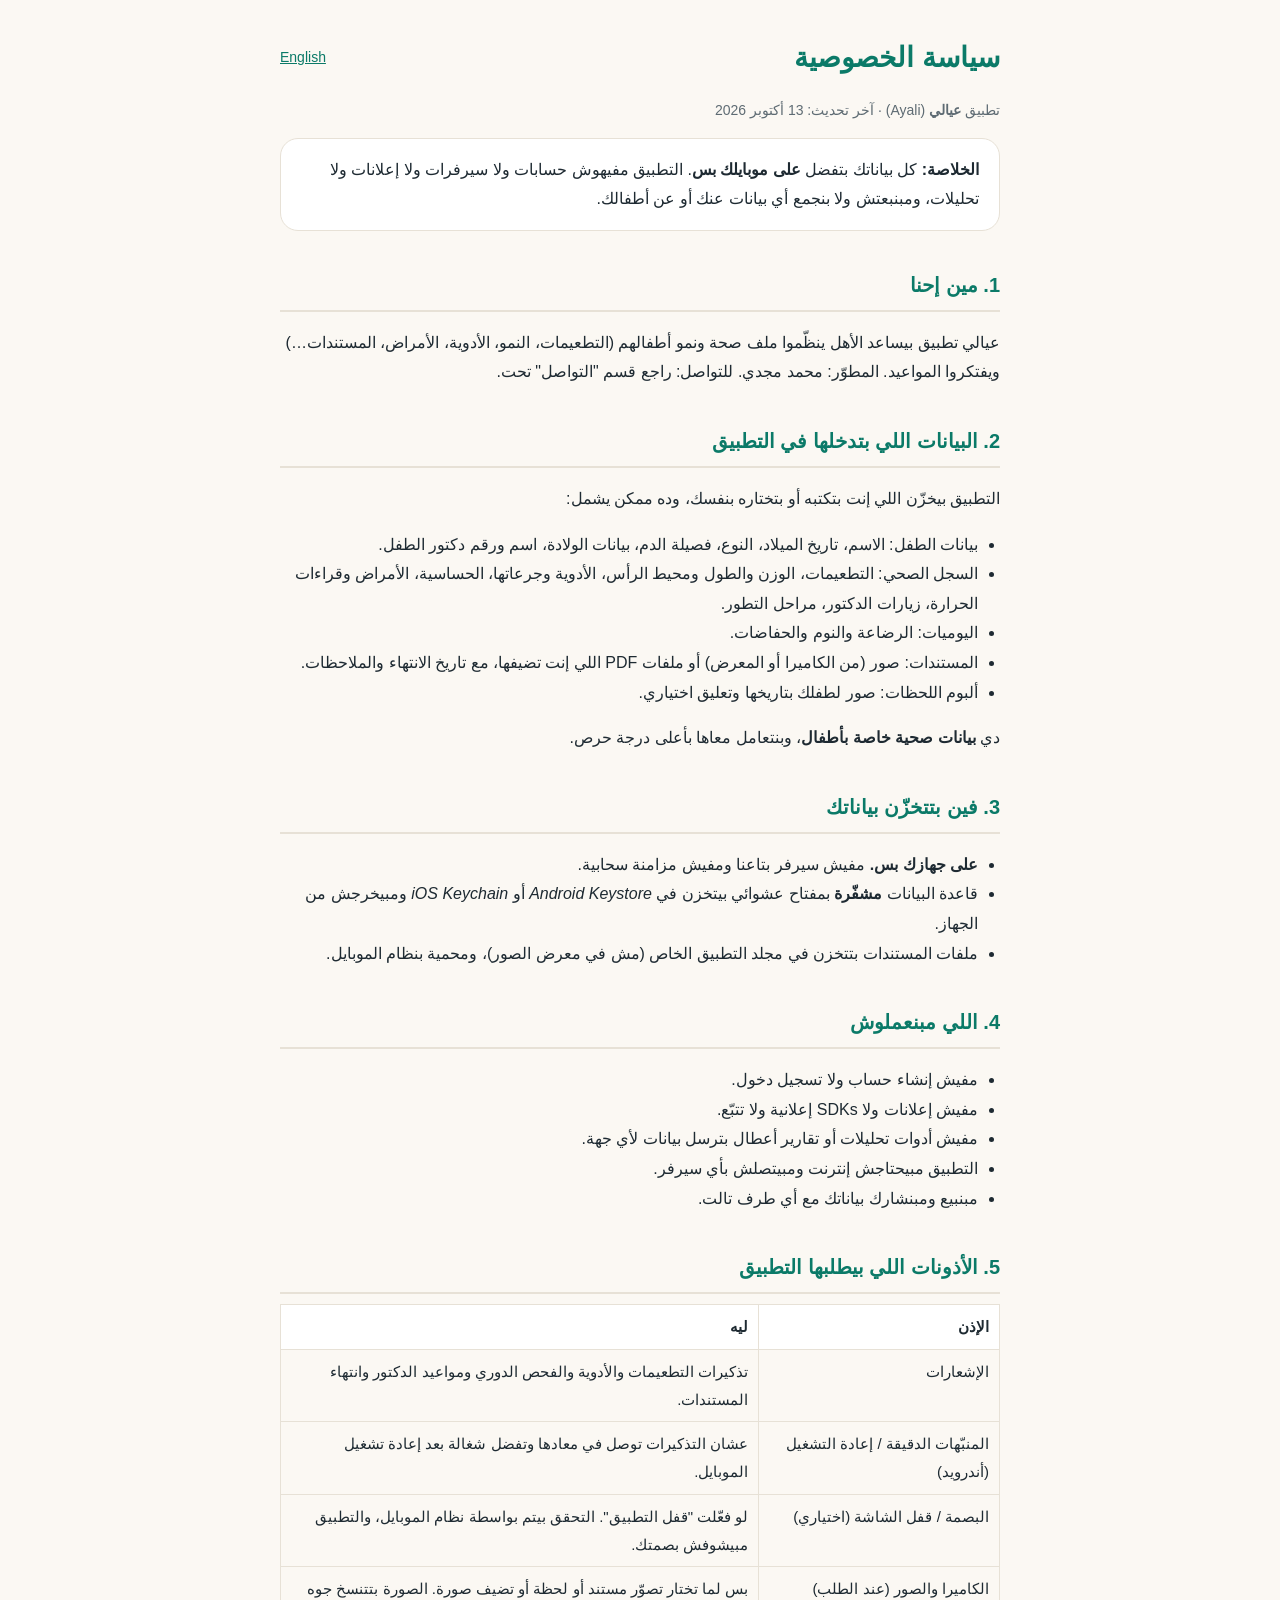
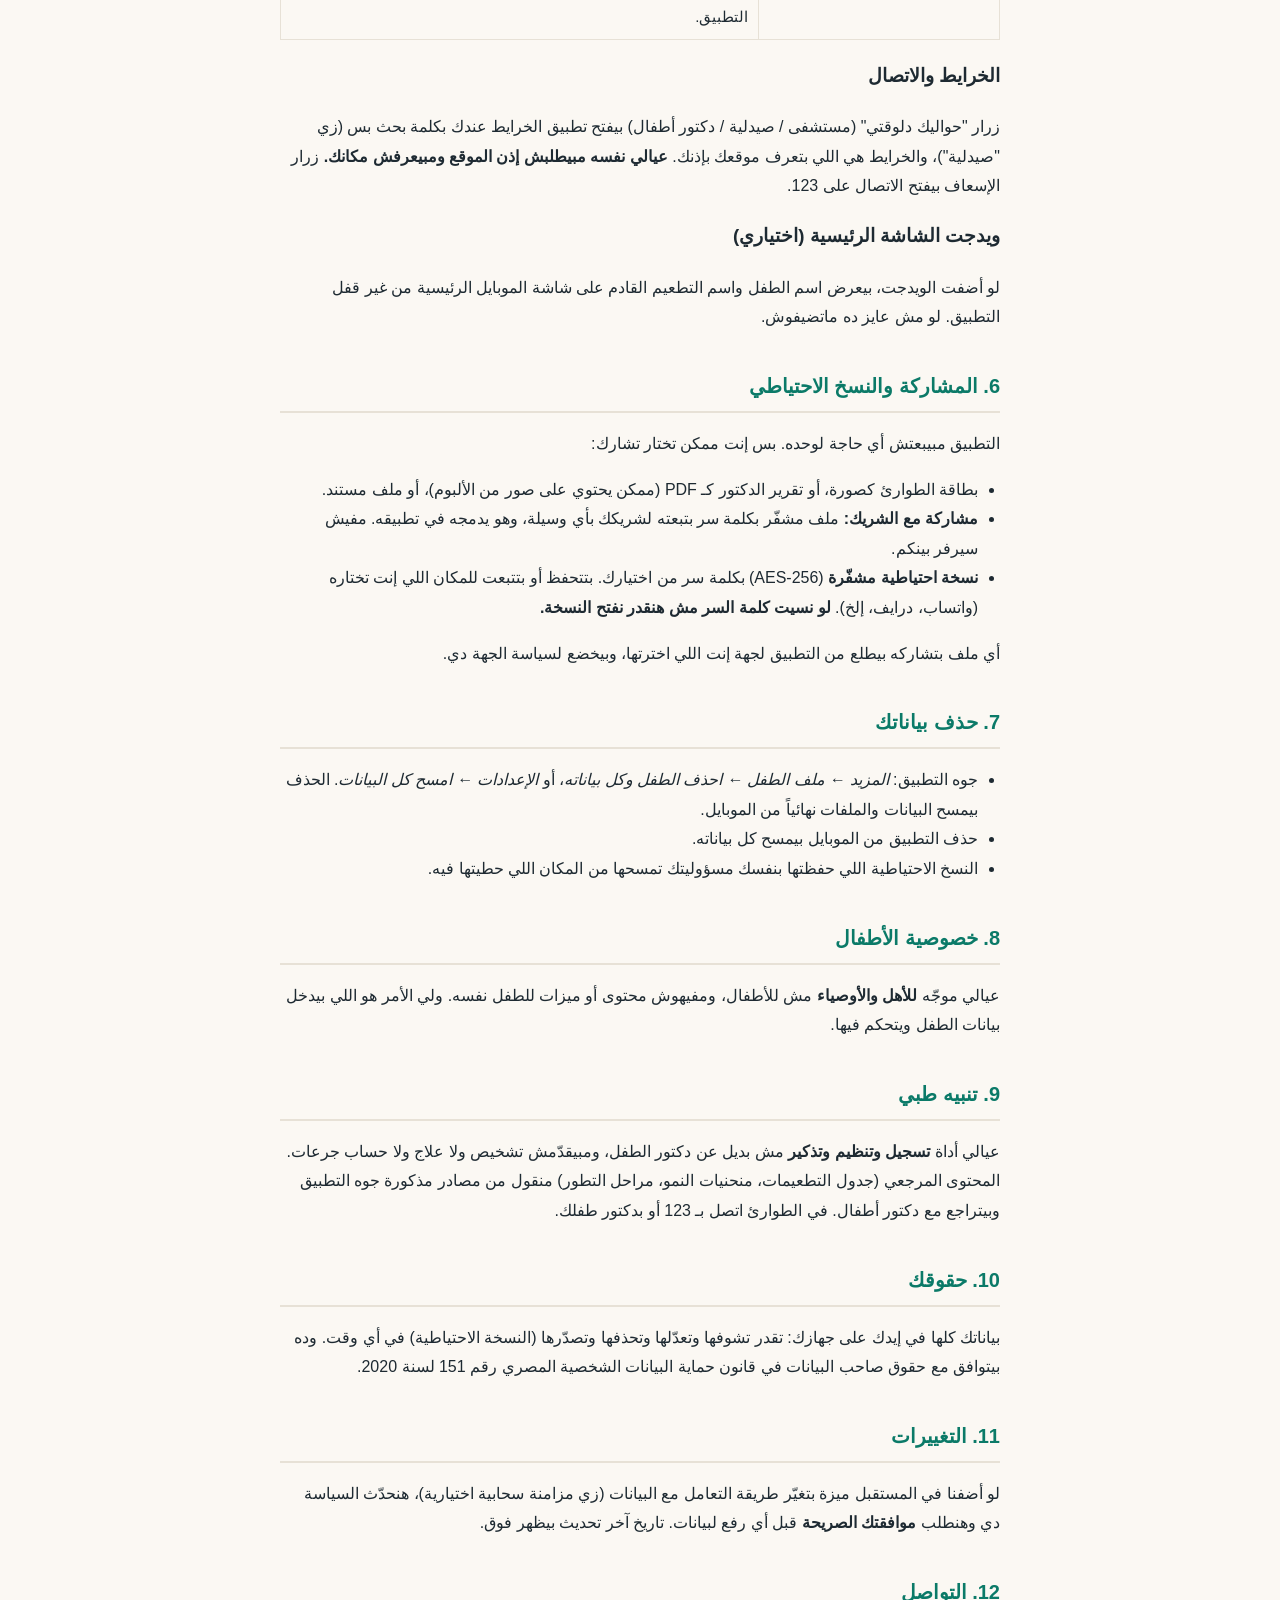
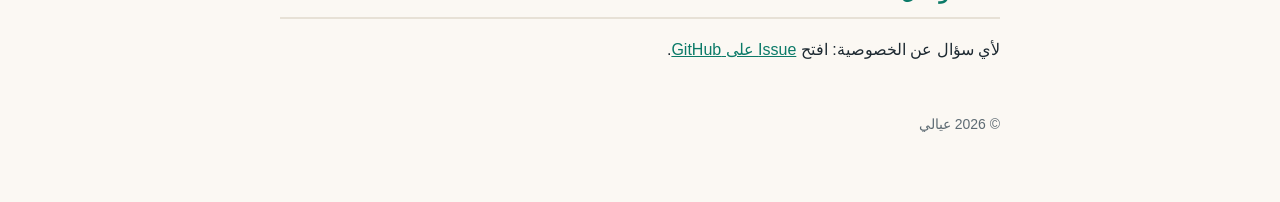
<file: index.html>
<!doctype html>
<html lang="ar" dir="rtl">
<head>
<meta charset="utf-8">
<meta name="viewport" content="width=device-width,initial-scale=1">
<title>سياسة الخصوصية — عيالي</title>
<meta name="description" content="سياسة الخصوصية لتطبيق عيالي: بياناتك على موبايلك بس، ومفيش حسابات ولا سيرفرات ولا إعلانات.">
<link rel="stylesheet" href="style.css">
</head>
<body>
<main>
<header>
  <h1>سياسة الخصوصية</h1>
  <a class="lang" href="en/">English</a>
</header>
<p class="meta">تطبيق <strong>عيالي</strong> (Ayali) · آخر تحديث: 13 أكتوبر 2026</p>

<div class="card">
  <strong>الخلاصة:</strong> كل بياناتك بتفضل <strong>على موبايلك بس</strong>. التطبيق مفيهوش حسابات ولا سيرفرات ولا إعلانات ولا تحليلات، ومبنبعتش ولا بنجمع أي بيانات عنك أو عن أطفالك.
</div>

<h2>1. مين إحنا</h2>
<p>عيالي تطبيق بيساعد الأهل ينظّموا ملف صحة ونمو أطفالهم (التطعيمات، النمو، الأدوية، الأمراض، المستندات…) ويفتكروا المواعيد. المطوّر: محمد مجدي. للتواصل: راجع قسم "التواصل" تحت.</p>

<h2>2. البيانات اللي بتدخلها في التطبيق</h2>
<p>التطبيق بيخزّن اللي إنت بتكتبه أو بتختاره بنفسك، وده ممكن يشمل:</p>
<ul>
  <li>بيانات الطفل: الاسم، تاريخ الميلاد، النوع، فصيلة الدم، بيانات الولادة، اسم ورقم دكتور الطفل.</li>
  <li>السجل الصحي: التطعيمات، الوزن والطول ومحيط الرأس، الأدوية وجرعاتها، الحساسية، الأمراض وقراءات الحرارة، زيارات الدكتور، مراحل التطور.</li>
  <li>اليوميات: الرضاعة والنوم والحفاضات.</li>
  <li>المستندات: صور (من الكاميرا أو المعرض) أو ملفات PDF اللي إنت تضيفها، مع تاريخ الانتهاء والملاحظات.</li>
  <li>ألبوم اللحظات: صور لطفلك بتاريخها وتعليق اختياري.</li>
</ul>
<p>دي <strong>بيانات صحية خاصة بأطفال</strong>، وبنتعامل معاها بأعلى درجة حرص.</p>

<h2>3. فين بتتخزّن بياناتك</h2>
<ul>
  <li><strong>على جهازك بس.</strong> مفيش سيرفر بتاعنا ومفيش مزامنة سحابية.</li>
  <li>قاعدة البيانات <strong>مشفّرة</strong> بمفتاح عشوائي بيتخزن في <em>Android Keystore</em> أو <em>iOS Keychain</em> ومبيخرجش من الجهاز.</li>
  <li>ملفات المستندات بتتخزن في مجلد التطبيق الخاص (مش في معرض الصور)، ومحمية بنظام الموبايل.</li>
</ul>

<h2>4. اللي مبنعملوش</h2>
<ul>
  <li>مفيش إنشاء حساب ولا تسجيل دخول.</li>
  <li>مفيش إعلانات ولا SDKs إعلانية ولا تتبّع.</li>
  <li>مفيش أدوات تحليلات أو تقارير أعطال بترسل بيانات لأي جهة.</li>
  <li>التطبيق مبيحتاجش إنترنت ومبيتصلش بأي سيرفر.</li>
  <li>مبنبيع ومبنشارك بياناتك مع أي طرف تالت.</li>
</ul>

<h2>5. الأذونات اللي بيطلبها التطبيق</h2>
<table>
  <tr><th>الإذن</th><th>ليه</th></tr>
  <tr><td>الإشعارات</td><td>تذكيرات التطعيمات والأدوية والفحص الدوري ومواعيد الدكتور وانتهاء المستندات.</td></tr>
  <tr><td>المنبّهات الدقيقة / إعادة التشغيل (أندرويد)</td><td>عشان التذكيرات توصل في معادها وتفضل شغالة بعد إعادة تشغيل الموبايل.</td></tr>
  <tr><td>البصمة / قفل الشاشة (اختياري)</td><td>لو فعّلت "قفل التطبيق". التحقق بيتم بواسطة نظام الموبايل، والتطبيق مبيشوفش بصمتك.</td></tr>
  <tr><td>الكاميرا والصور (عند الطلب)</td><td>بس لما تختار تصوّر مستند أو لحظة أو تضيف صورة. الصورة بتتنسخ جوه التطبيق.</td></tr>
</table>

<h3>الخرايط والاتصال</h3>
<p>زرار "حواليك دلوقتي" (مستشفى / صيدلية / دكتور أطفال) بيفتح تطبيق الخرايط عندك بكلمة بحث بس (زي "صيدلية")، والخرايط هي اللي بتعرف موقعك بإذنك. <strong>عيالي نفسه مبيطلبش إذن الموقع ومبيعرفش مكانك.</strong> زرار الإسعاف بيفتح الاتصال على 123.</p>

<h3>ويدجت الشاشة الرئيسية (اختياري)</h3>
<p>لو أضفت الويدجت، بيعرض اسم الطفل واسم التطعيم القادم على شاشة الموبايل الرئيسية من غير قفل التطبيق. لو مش عايز ده ماتضيفوش.</p>

<h2>6. المشاركة والنسخ الاحتياطي</h2>
<p>التطبيق مبيبعتش أي حاجة لوحده. بس إنت ممكن تختار تشارك:</p>
<ul>
  <li>بطاقة الطوارئ كصورة، أو تقرير الدكتور كـ PDF (ممكن يحتوي على صور من الألبوم)، أو ملف مستند.</li>
  <li><strong>مشاركة مع الشريك:</strong> ملف مشفّر بكلمة سر بتبعته لشريكك بأي وسيلة، وهو يدمجه في تطبيقه. مفيش سيرفر بينكم.</li>
  <li><strong>نسخة احتياطية مشفّرة</strong> (AES-256) بكلمة سر من اختيارك. بتتحفظ أو بتتبعت للمكان اللي إنت تختاره (واتساب، درايف، إلخ). <strong>لو نسيت كلمة السر مش هنقدر نفتح النسخة.</strong></li>
</ul>
<p>أي ملف بتشاركه بيطلع من التطبيق لجهة إنت اللي اخترتها، وبيخضع لسياسة الجهة دي.</p>

<h2>7. حذف بياناتك</h2>
<ul>
  <li>جوه التطبيق: <em>المزيد ← ملف الطفل ← احذف الطفل وكل بياناته</em>، أو <em>الإعدادات ← امسح كل البيانات</em>. الحذف بيمسح البيانات والملفات نهائياً من الموبايل.</li>
  <li>حذف التطبيق من الموبايل بيمسح كل بياناته.</li>
  <li>النسخ الاحتياطية اللي حفظتها بنفسك مسؤوليتك تمسحها من المكان اللي حطيتها فيه.</li>
</ul>

<h2>8. خصوصية الأطفال</h2>
<p>عيالي موجّه <strong>للأهل والأوصياء</strong> مش للأطفال، ومفيهوش محتوى أو ميزات للطفل نفسه. ولي الأمر هو اللي بيدخل بيانات الطفل ويتحكم فيها.</p>

<h2>9. تنبيه طبي</h2>
<p>عيالي أداة <strong>تسجيل وتنظيم وتذكير</strong> مش بديل عن دكتور الطفل، ومبيقدّمش تشخيص ولا علاج ولا حساب جرعات. المحتوى المرجعي (جدول التطعيمات، منحنيات النمو، مراحل التطور) منقول من مصادر مذكورة جوه التطبيق وبيتراجع مع دكتور أطفال. في الطوارئ اتصل بـ 123 أو بدكتور طفلك.</p>

<h2>10. حقوقك</h2>
<p>بياناتك كلها في إيدك على جهازك: تقدر تشوفها وتعدّلها وتحذفها وتصدّرها (النسخة الاحتياطية) في أي وقت. وده بيتوافق مع حقوق صاحب البيانات في قانون حماية البيانات الشخصية المصري رقم 151 لسنة 2020.</p>

<h2>11. التغييرات</h2>
<p>لو أضفنا في المستقبل ميزة بتغيّر طريقة التعامل مع البيانات (زي مزامنة سحابية اختيارية)، هنحدّث السياسة دي وهنطلب <strong>موافقتك الصريحة</strong> قبل أي رفع لبيانات. تاريخ آخر تحديث بيظهر فوق.</p>

<h2>12. التواصل</h2>
<p>لأي سؤال عن الخصوصية: افتح <a href="https://github.com/mohamedmagdy97/ayali-privacy/issues">Issue على GitHub</a>.</p>

<footer>© 2026 عيالي</footer>
</main>
</body>
</html>
</file>
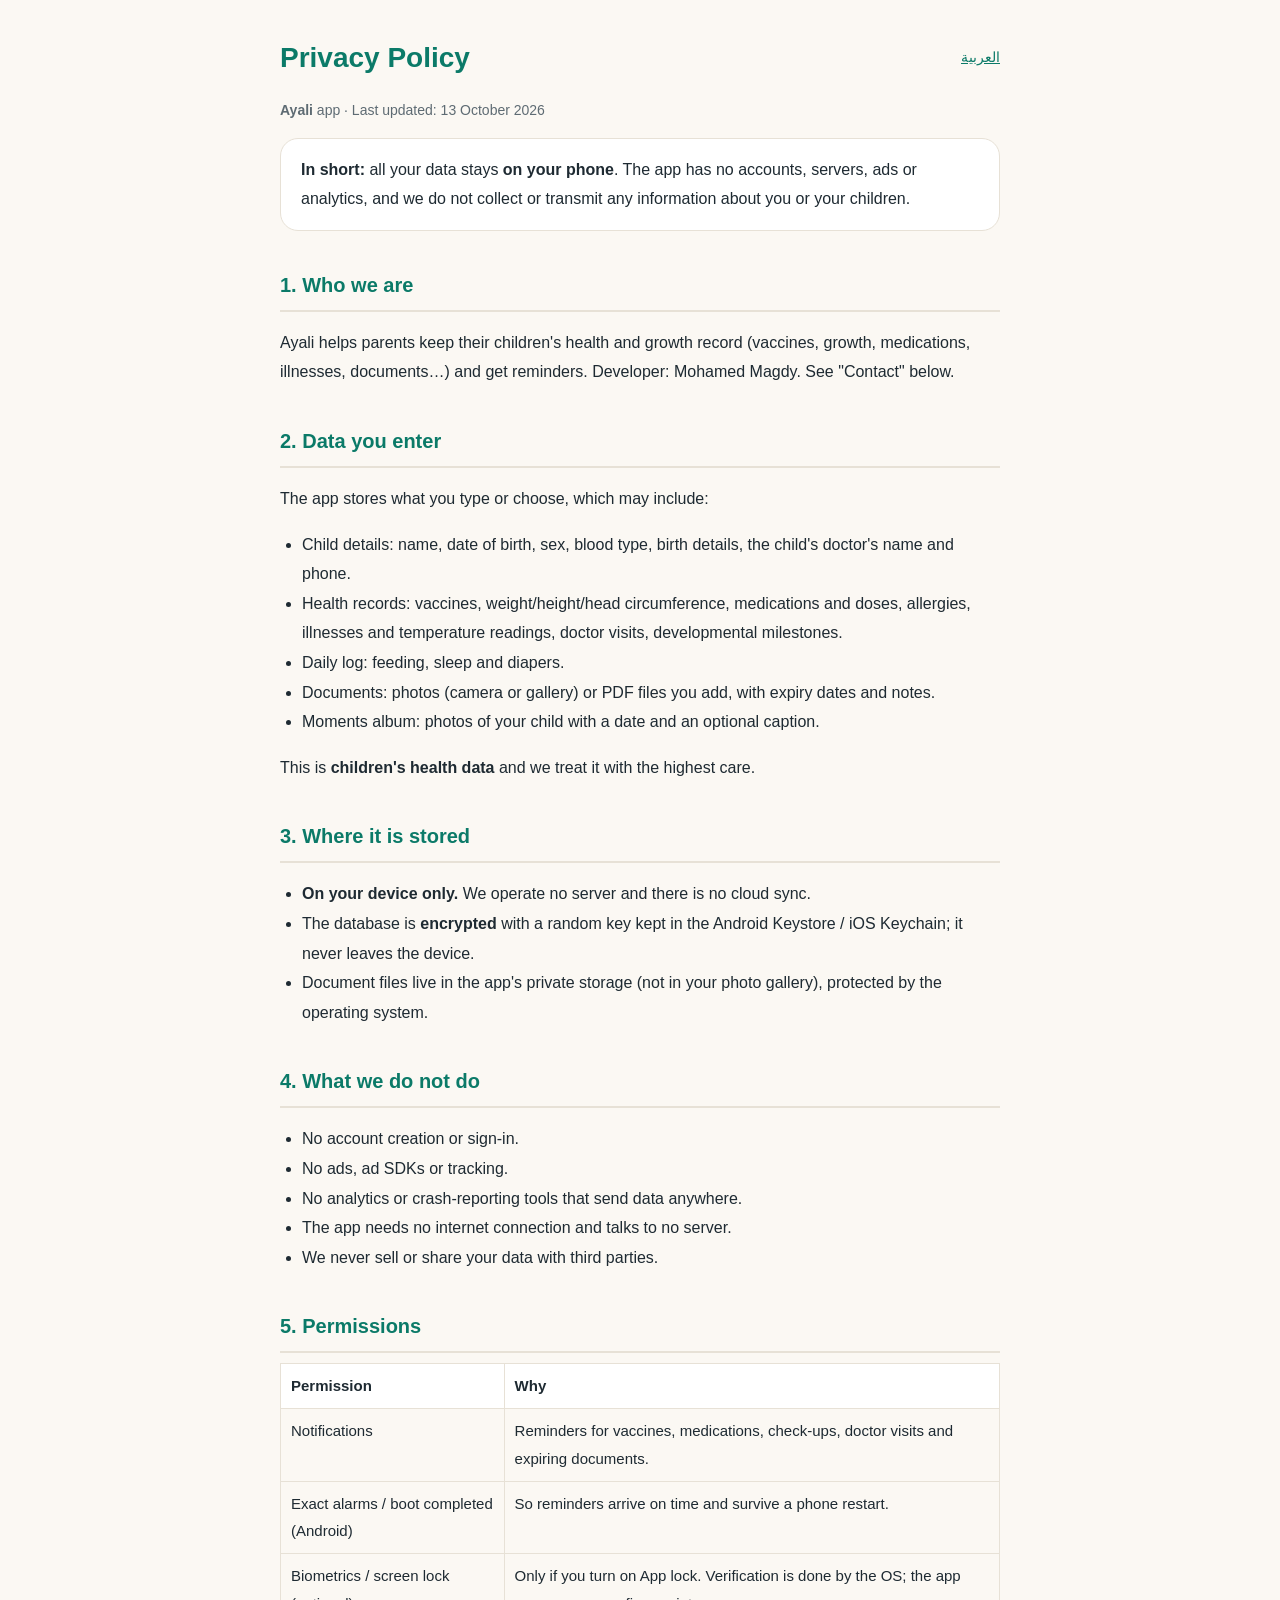
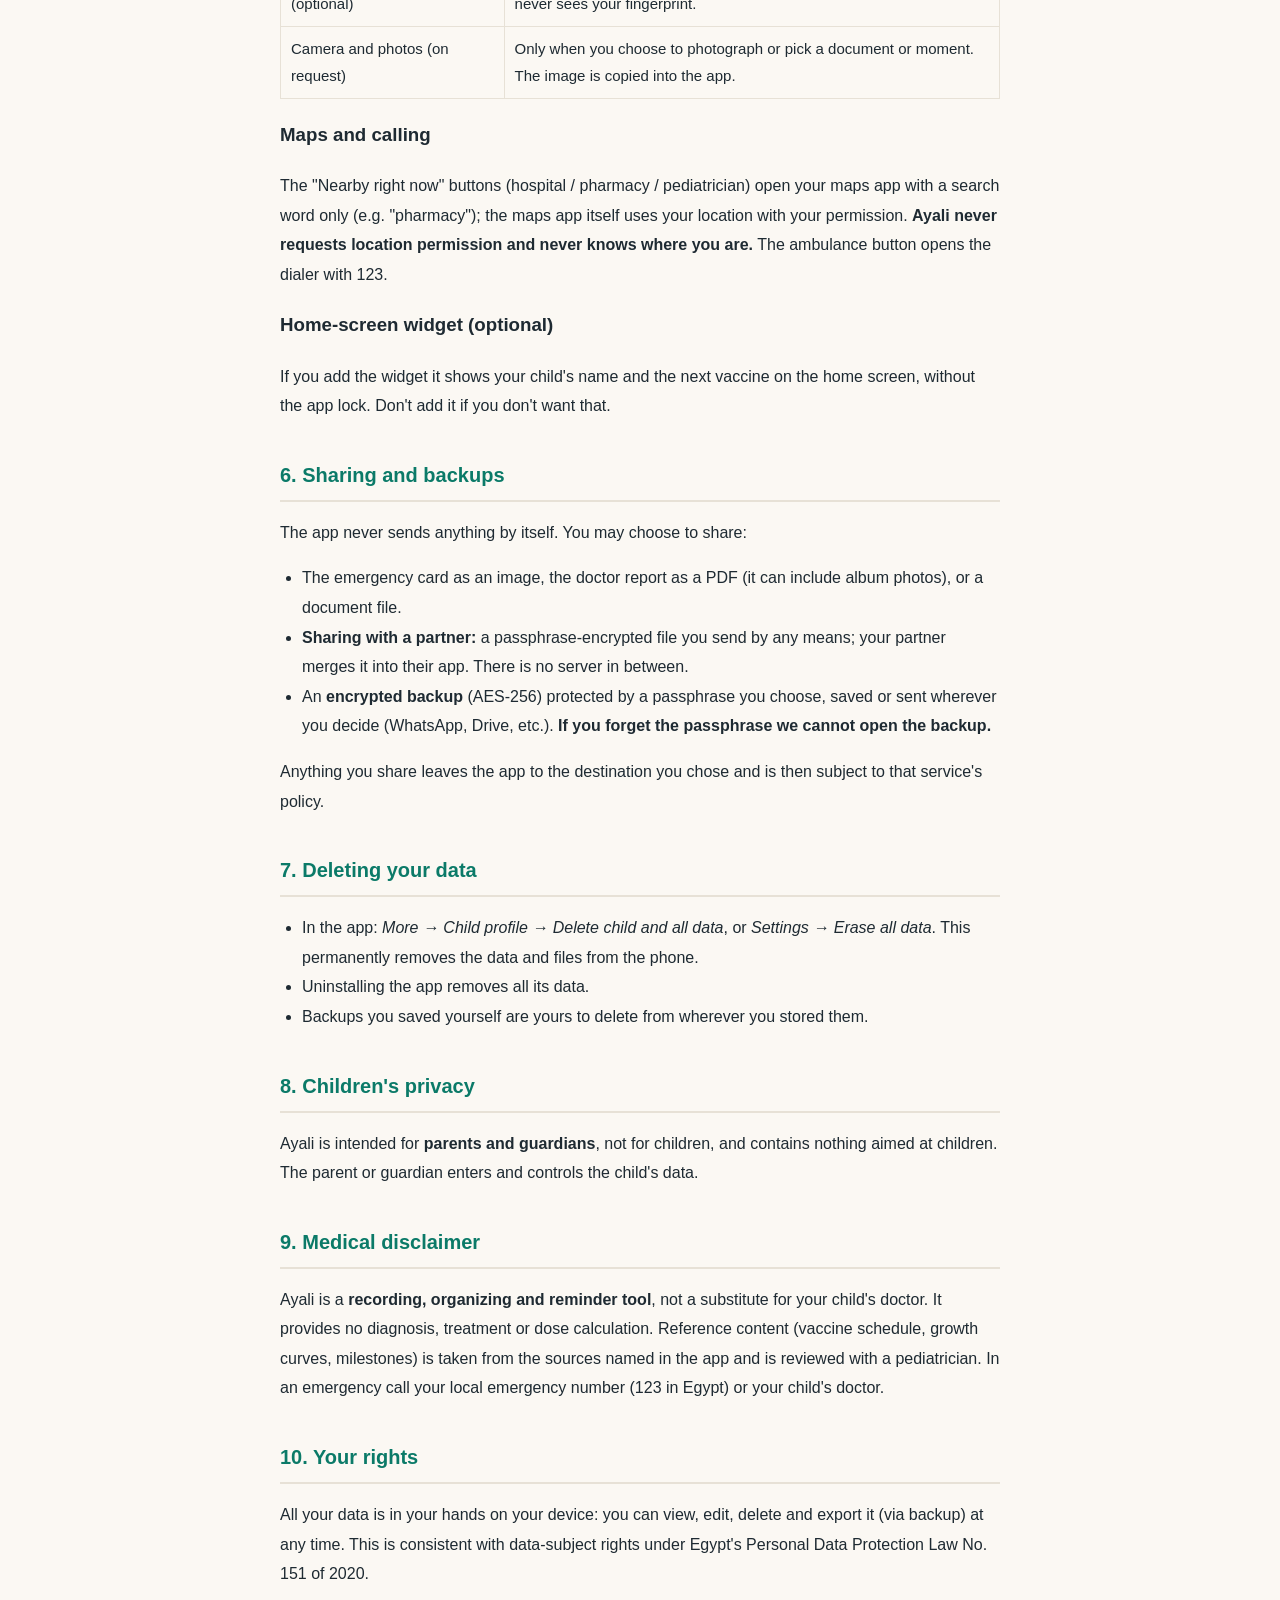
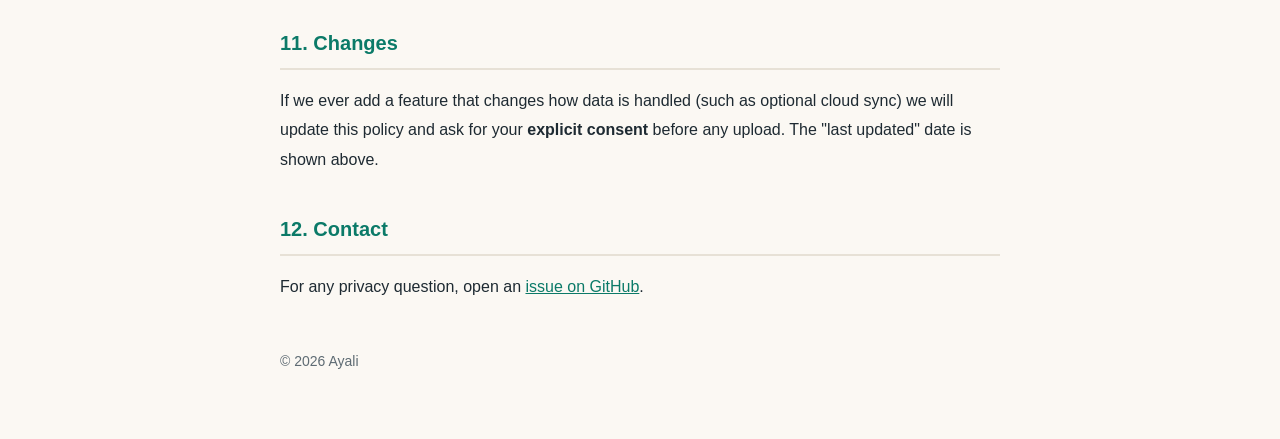
<file: en/index.html>
<!doctype html>
<html lang="en" dir="ltr">
<head>
<meta charset="utf-8">
<meta name="viewport" content="width=device-width,initial-scale=1">
<title>Privacy Policy — Ayali</title>
<meta name="description" content="Ayali privacy policy: your data stays on your phone. No accounts, servers, ads or analytics.">
<link rel="stylesheet" href="../style.css">
</head>
<body>
<main>
<header>
  <h1>Privacy Policy</h1>
  <a class="lang" href="../">العربية</a>
</header>
<p class="meta"><strong>Ayali</strong> app · Last updated: 13 October 2026</p>

<div class="card">
  <strong>In short:</strong> all your data stays <strong>on your phone</strong>. The app has no accounts, servers, ads or analytics, and we do not collect or transmit any information about you or your children.
</div>

<h2>1. Who we are</h2>
<p>Ayali helps parents keep their children's health and growth record (vaccines, growth, medications, illnesses, documents…) and get reminders. Developer: Mohamed Magdy. See "Contact" below.</p>

<h2>2. Data you enter</h2>
<p>The app stores what you type or choose, which may include:</p>
<ul>
  <li>Child details: name, date of birth, sex, blood type, birth details, the child's doctor's name and phone.</li>
  <li>Health records: vaccines, weight/height/head circumference, medications and doses, allergies, illnesses and temperature readings, doctor visits, developmental milestones.</li>
  <li>Daily log: feeding, sleep and diapers.</li>
  <li>Documents: photos (camera or gallery) or PDF files you add, with expiry dates and notes.</li>
  <li>Moments album: photos of your child with a date and an optional caption.</li>
</ul>
<p>This is <strong>children's health data</strong> and we treat it with the highest care.</p>

<h2>3. Where it is stored</h2>
<ul>
  <li><strong>On your device only.</strong> We operate no server and there is no cloud sync.</li>
  <li>The database is <strong>encrypted</strong> with a random key kept in the Android Keystore / iOS Keychain; it never leaves the device.</li>
  <li>Document files live in the app's private storage (not in your photo gallery), protected by the operating system.</li>
</ul>

<h2>4. What we do not do</h2>
<ul>
  <li>No account creation or sign-in.</li>
  <li>No ads, ad SDKs or tracking.</li>
  <li>No analytics or crash-reporting tools that send data anywhere.</li>
  <li>The app needs no internet connection and talks to no server.</li>
  <li>We never sell or share your data with third parties.</li>
</ul>

<h2>5. Permissions</h2>
<table>
  <tr><th>Permission</th><th>Why</th></tr>
  <tr><td>Notifications</td><td>Reminders for vaccines, medications, check-ups, doctor visits and expiring documents.</td></tr>
  <tr><td>Exact alarms / boot completed (Android)</td><td>So reminders arrive on time and survive a phone restart.</td></tr>
  <tr><td>Biometrics / screen lock (optional)</td><td>Only if you turn on App lock. Verification is done by the OS; the app never sees your fingerprint.</td></tr>
  <tr><td>Camera and photos (on request)</td><td>Only when you choose to photograph or pick a document or moment. The image is copied into the app.</td></tr>
</table>

<h3>Maps and calling</h3>
<p>The "Nearby right now" buttons (hospital / pharmacy / pediatrician) open your maps app with a search word only (e.g. "pharmacy"); the maps app itself uses your location with your permission. <strong>Ayali never requests location permission and never knows where you are.</strong> The ambulance button opens the dialer with 123.</p>

<h3>Home-screen widget (optional)</h3>
<p>If you add the widget it shows your child's name and the next vaccine on the home screen, without the app lock. Don't add it if you don't want that.</p>

<h2>6. Sharing and backups</h2>
<p>The app never sends anything by itself. You may choose to share:</p>
<ul>
  <li>The emergency card as an image, the doctor report as a PDF (it can include album photos), or a document file.</li>
  <li><strong>Sharing with a partner:</strong> a passphrase-encrypted file you send by any means; your partner merges it into their app. There is no server in between.</li>
  <li>An <strong>encrypted backup</strong> (AES-256) protected by a passphrase you choose, saved or sent wherever you decide (WhatsApp, Drive, etc.). <strong>If you forget the passphrase we cannot open the backup.</strong></li>
</ul>
<p>Anything you share leaves the app to the destination you chose and is then subject to that service's policy.</p>

<h2>7. Deleting your data</h2>
<ul>
  <li>In the app: <em>More → Child profile → Delete child and all data</em>, or <em>Settings → Erase all data</em>. This permanently removes the data and files from the phone.</li>
  <li>Uninstalling the app removes all its data.</li>
  <li>Backups you saved yourself are yours to delete from wherever you stored them.</li>
</ul>

<h2>8. Children's privacy</h2>
<p>Ayali is intended for <strong>parents and guardians</strong>, not for children, and contains nothing aimed at children. The parent or guardian enters and controls the child's data.</p>

<h2>9. Medical disclaimer</h2>
<p>Ayali is a <strong>recording, organizing and reminder tool</strong>, not a substitute for your child's doctor. It provides no diagnosis, treatment or dose calculation. Reference content (vaccine schedule, growth curves, milestones) is taken from the sources named in the app and is reviewed with a pediatrician. In an emergency call your local emergency number (123 in Egypt) or your child's doctor.</p>

<h2>10. Your rights</h2>
<p>All your data is in your hands on your device: you can view, edit, delete and export it (via backup) at any time. This is consistent with data-subject rights under Egypt's Personal Data Protection Law No. 151 of 2020.</p>

<h2>11. Changes</h2>
<p>If we ever add a feature that changes how data is handled (such as optional cloud sync) we will update this policy and ask for your <strong>explicit consent</strong> before any upload. The "last updated" date is shown above.</p>

<h2>12. Contact</h2>
<p>For any privacy question, open an <a href="https://github.com/mohamedmagdy97/ayali-privacy/issues">issue on GitHub</a>.</p>

<footer>© 2026 Ayali</footer>
</main>
</body>
</html>
</file>
<file: style.css>
:root{--teal:#0B7A68;--ink:#1E2A32;--muted:#5E6B73;--bg:#FBF8F3;--card:#fff;--line:#E7E1D6}
@media (prefers-color-scheme:dark){:root{--teal:#3CC9B0;--ink:#EAF0F2;--muted:#9FB0B8;--bg:#0F1417;--card:#171E22;--line:#2A353B}}
*{box-sizing:border-box}
body{margin:0;background:var(--bg);color:var(--ink);font:16px/1.85 "Cairo","Segoe UI",Tahoma,sans-serif}
main{max-width:760px;margin:0 auto;padding:32px 20px 64px}
header{display:flex;align-items:center;gap:14px;margin-bottom:8px}
header img{width:56px;height:56px;border-radius:14px}
h1{font-size:28px;margin:0;color:var(--teal)}
h2{font-size:20px;margin:36px 0 8px;color:var(--teal);border-bottom:2px solid var(--line);padding-bottom:6px}
p,li{color:var(--ink)}
.meta{color:var(--muted);font-size:14px}
.card{background:var(--card);border:1px solid var(--line);border-radius:18px;padding:16px 20px;margin:14px 0}
ul{padding-inline-start:22px}
table{width:100%;border-collapse:collapse;margin:10px 0;font-size:15px}
th,td{border:1px solid var(--line);padding:8px 10px;text-align:start;vertical-align:top}
th{background:var(--card)}
a{color:var(--teal)}
.lang{margin-inline-start:auto;font-size:14px}
footer{margin-top:48px;color:var(--muted);font-size:14px}
</file>
